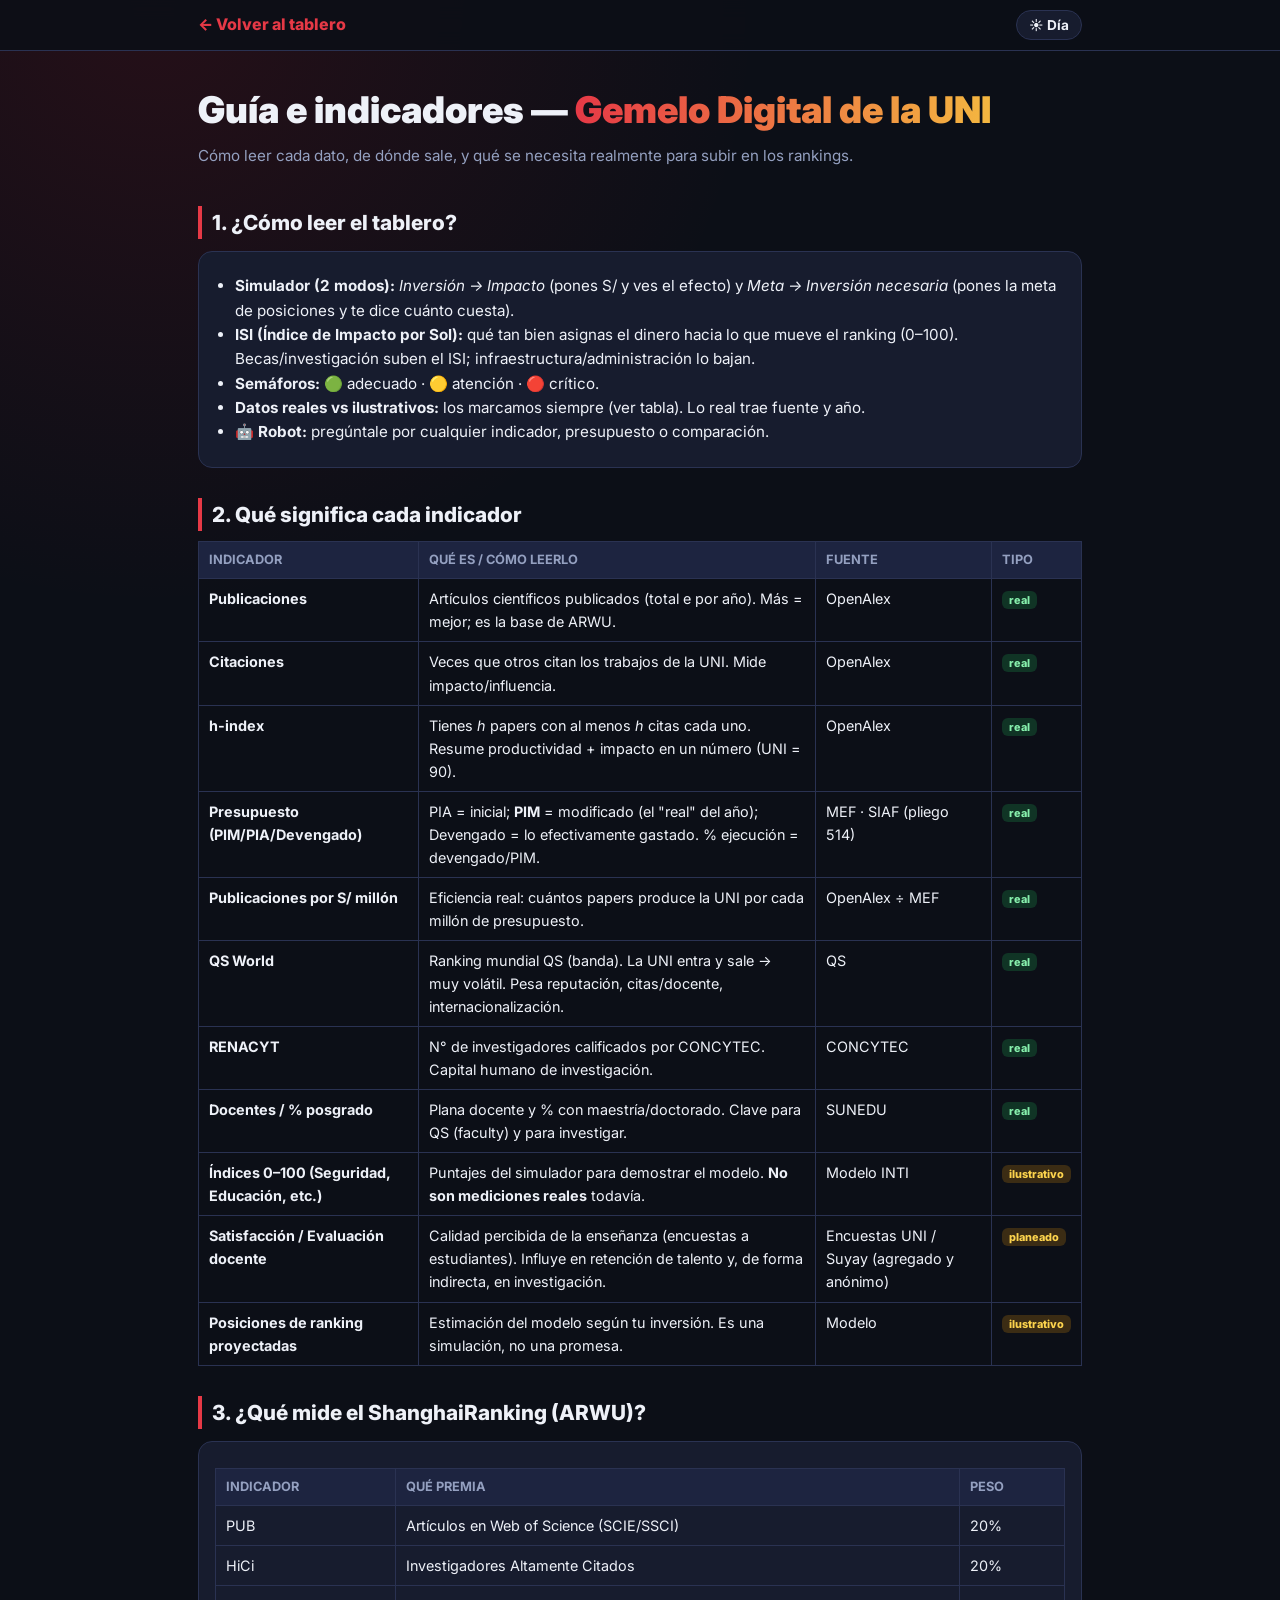
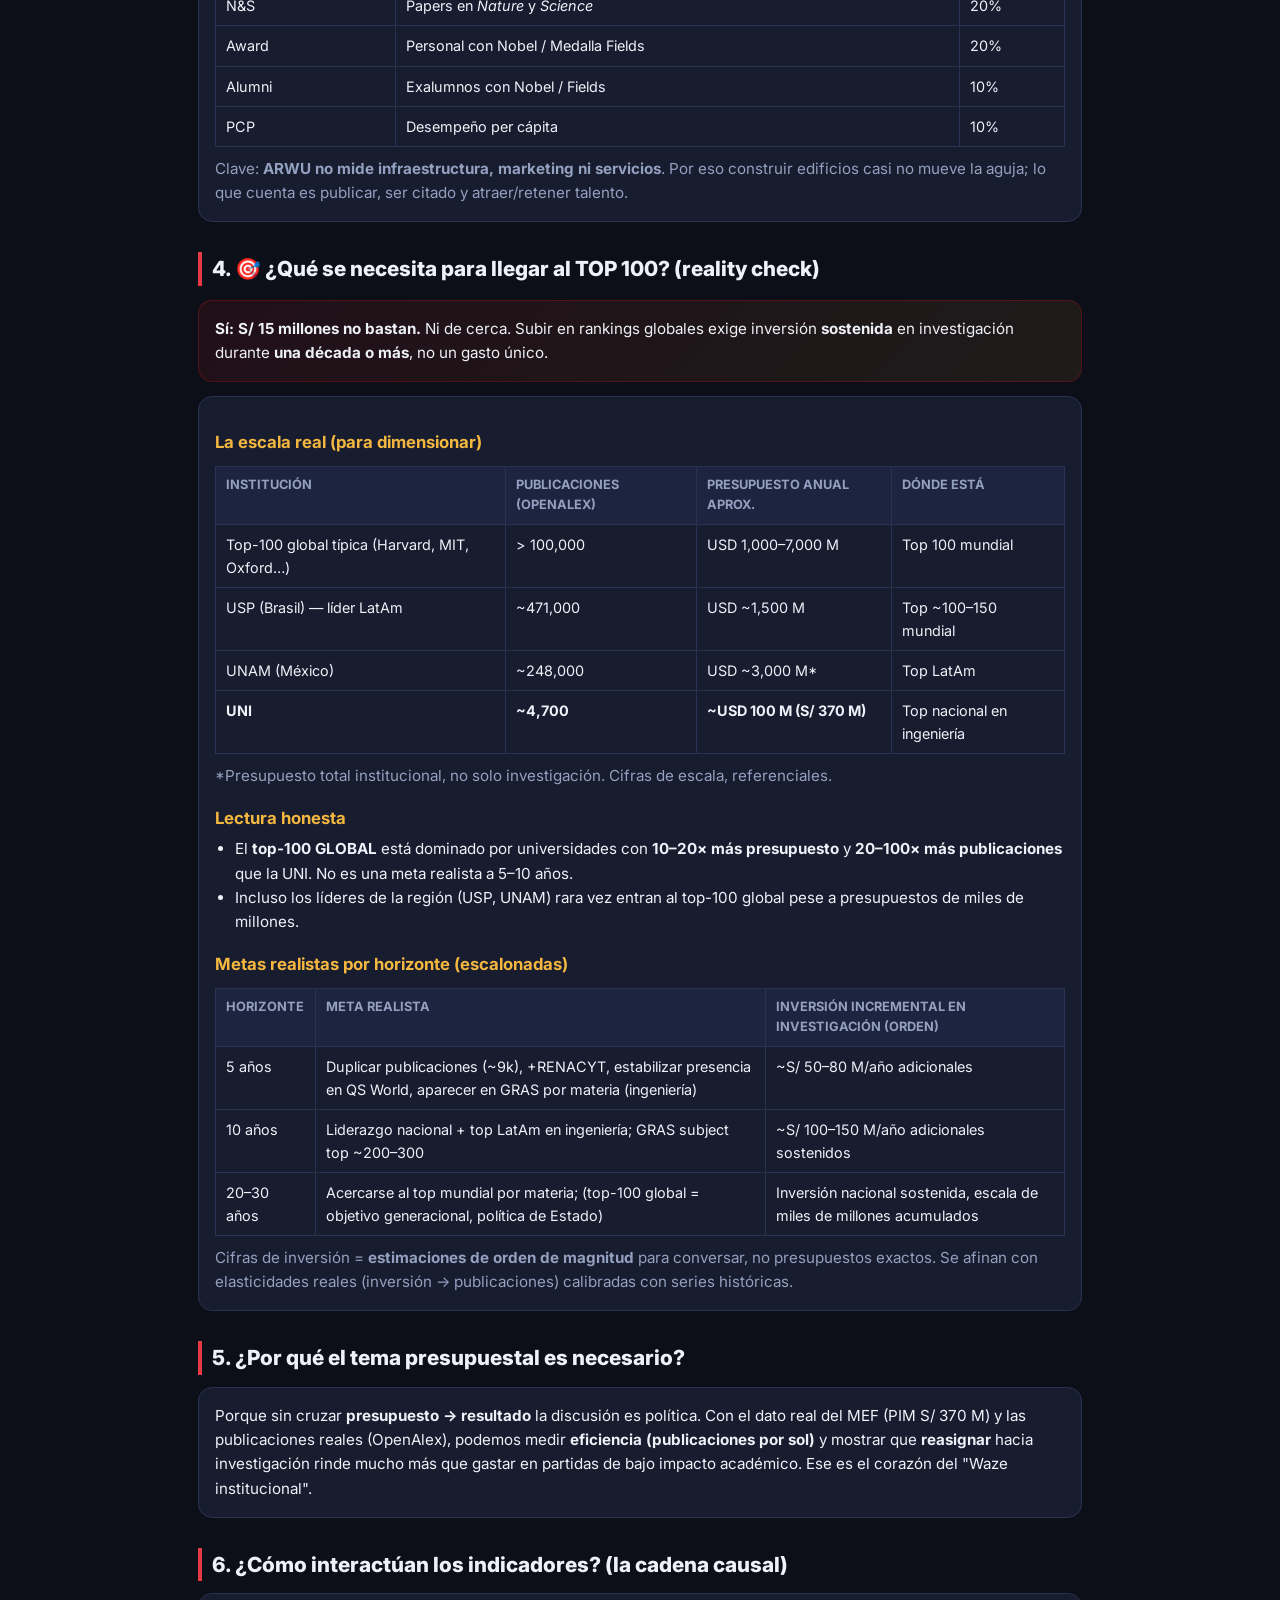
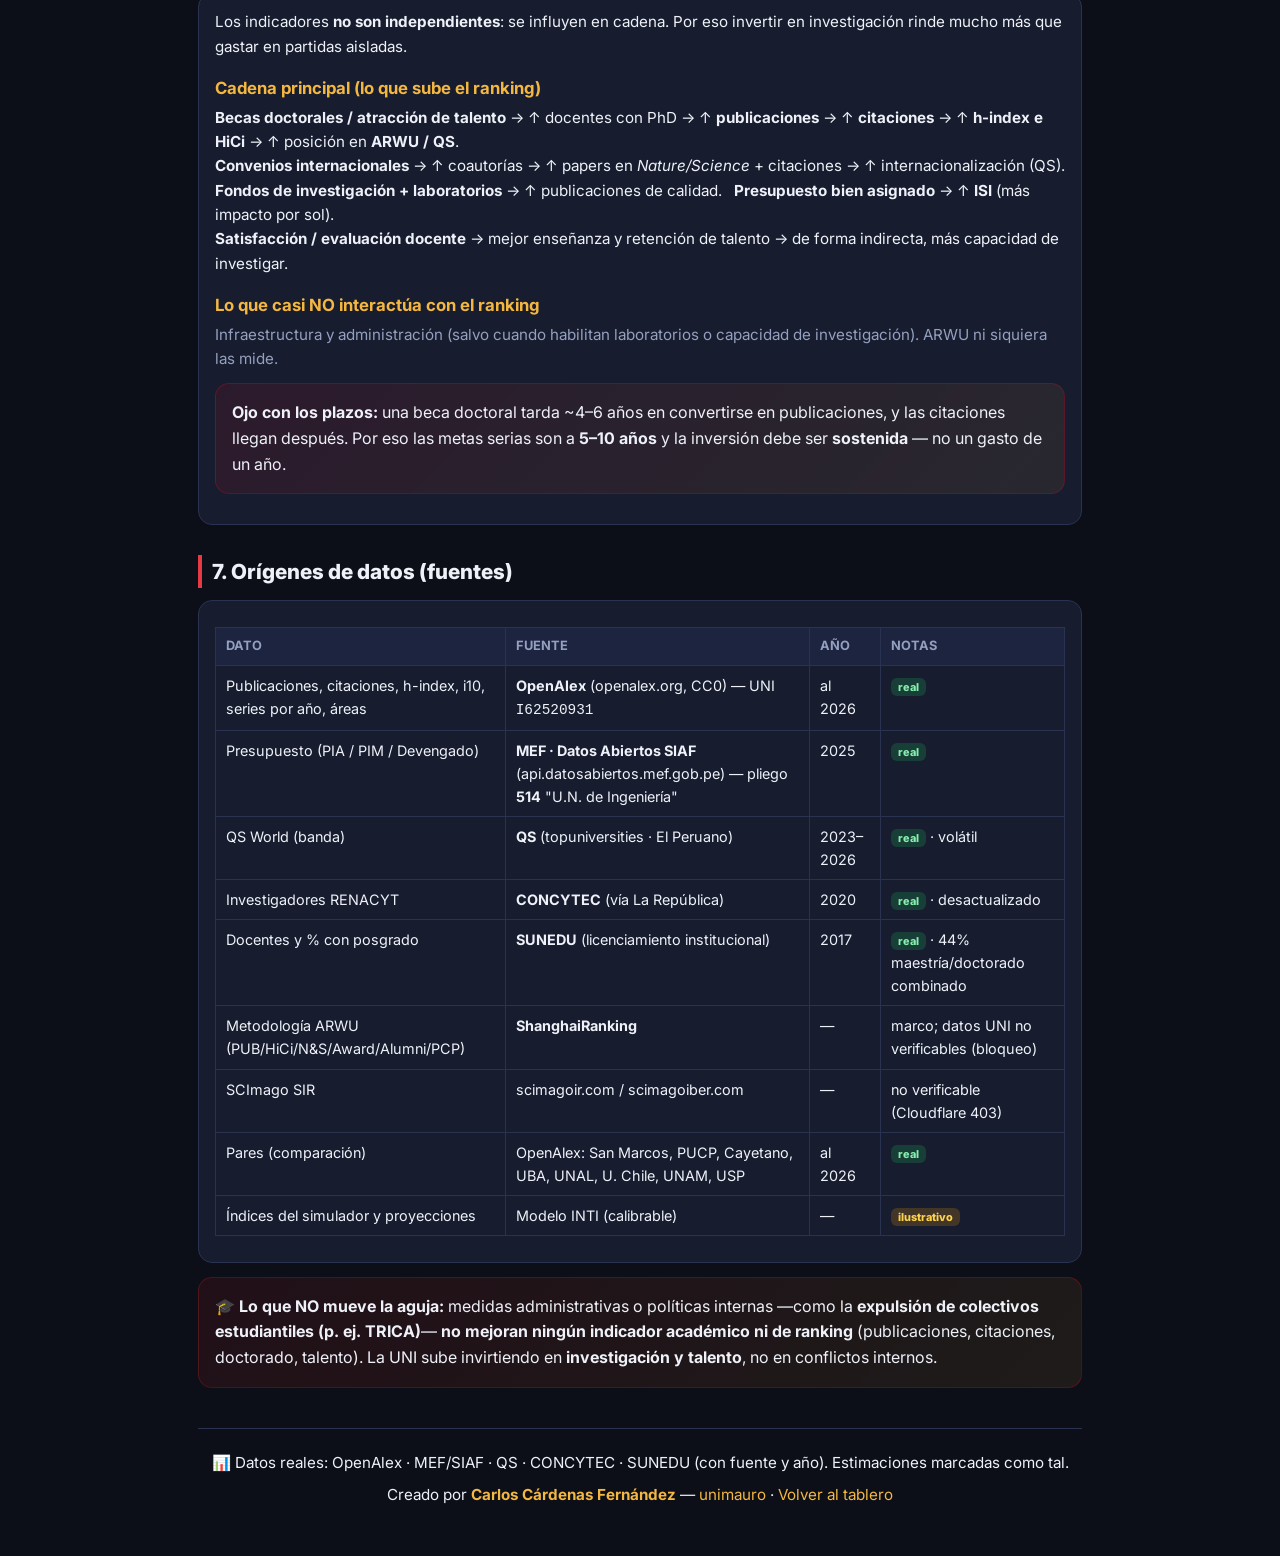
<file: faq.html>
<!DOCTYPE html>
<html lang="es">
<head>
<meta charset="UTF-8">
<meta name="viewport" content="width=device-width, initial-scale=1.0">
<title>Guía e indicadores — Gemelo Digital de la UNI</title>
<meta name="description" content="Cómo leer el Gemelo Digital de la UNI: qué significa cada indicador, sus fuentes, y qué se necesita realmente para subir al top de los rankings.">
<meta name="author" content="Carlos Cárdenas Fernández">
<meta name="robots" content="index, follow, max-image-preview:large">
<link rel="canonical" href="https://unimauro.github.io/gemelo-digital-uni/faq.html">
<meta property="og:type" content="article">
<meta property="og:title" content="Guía e indicadores — Hacia el Gemelo Digital de la UNI">
<meta property="og:description" content="Qué significa cada indicador, sus fuentes y qué se necesita de verdad para subir en los rankings.">
<meta property="og:url" content="https://unimauro.github.io/gemelo-digital-uni/faq.html">
<meta property="og:image" content="https://unimauro.github.io/gemelo-digital-uni/og-image.jpg">
<meta property="og:locale" content="es_PE">
<meta property="og:site_name" content="Hacia el Gemelo Digital de la UNI">
<meta name="twitter:card" content="summary_large_image">
<meta name="twitter:image" content="https://unimauro.github.io/gemelo-digital-uni/og-image.jpg">
<link rel="dns-prefetch" href="https://cdn.jsdelivr.net">
<link rel="preconnect" href="https://fonts.gstatic.com" crossorigin>
<script type="application/ld+json">
{"@context":"https://schema.org","@type":"FAQPage","mainEntity":[
{"@type":"Question","name":"¿Por qué la UNI no está en el top 100 mundial?","acceptedAnswer":{"@type":"Answer","text":"Porque los rankings como ShanghaiRanking/ARWU miden investigación (publicaciones, citaciones, premios, investigadores altamente citados), no infraestructura. La UNI tiene ~4,697 publicaciones históricas y h-index 90; las del top mundial superan los 800 de h-index y cientos de miles de publicaciones."}},
{"@type":"Question","name":"¿Cuánto invierte la UNI en investigación e I+D?","acceptedAnswer":{"@type":"Answer","text":"De su presupuesto de S/ 370.6M (2025, MEF/SIAF pliego 514), solo S/ 6.7M (1.8%) van al programa de Desarrollo de la Ciencia, Tecnología e Innovación."}},
{"@type":"Question","name":"¿Qué se necesita para que la UNI suba en los rankings?","acceptedAnswer":{"@type":"Answer","text":"Invertir en lo que los rankings miden: becas doctorales, fondos de investigación, convenios internacionales, laboratorios e investigadores altamente citados. La infraestructura y la administración casi no mueven el ranking."}},
{"@type":"Question","name":"¿La expulsión de TRICA mejora el nivel académico de la UNI?","acceptedAnswer":{"@type":"Answer","text":"No. Es un tema de gobernanza/orden interno y no contribuye a los indicadores académicos (publicaciones, citaciones, talento) que determinan la posición en los rankings."}}
]}
</script>
<link rel="icon" type="image/svg+xml" href="favicon.svg">
<link rel="preconnect" href="https://fonts.googleapis.com">
<link href="https://fonts.googleapis.com/css2?family=Inter:wght@400;500;600;700;800;900&display=swap" rel="stylesheet">
<style>
  :root{--bg:#0c0f17;--bg2:#121624;--card:#171c2e;--card2:#1d2440;--line:#2a3252;--txt:#eef1f8;--muted:#94a0c0;--muted2:#5f6c93;--uni:#c1121f;--uni2:#e63946;--gold:#f4b740;--verde:#22c55e;--ambar:#f59e0b;--rojo:#ef4444;}
  body[data-theme="light"]{--bg:#f3f5fa;--bg2:#fff;--card:#fff;--card2:#eef1f8;--line:#dfe4ee;--txt:#18202f;--muted:#5b6680;--muted2:#8a95ab;--gold:#b07400;}
  *{margin:0;padding:0;box-sizing:border-box;}
  body{font-family:'Inter',system-ui,sans-serif;background:var(--bg);color:var(--txt);line-height:1.6;
    background-image:radial-gradient(circle at 12% 0%,rgba(193,18,31,.14),transparent 42%);background-attachment:fixed;}
  .wrap{max-width:920px;margin:0 auto;padding:0 18px;}
  a{color:var(--gold);text-decoration:none;}
  .nav{position:sticky;top:0;z-index:30;background:rgba(12,15,23,.92);backdrop-filter:blur(10px);border-bottom:1px solid var(--line);}
  body[data-theme="light"] .nav{background:rgba(255,255,255,.92);}
  .nav .in{display:flex;gap:10px;align-items:center;max-width:920px;margin:0 auto;padding:10px 18px;}
  .nav a.back{color:var(--uni2);font-weight:800;}
  .nav .sp{margin-left:auto;}
  .nav button{background:var(--card);border:1px solid var(--line);color:var(--txt);border-radius:999px;padding:6px 12px;cursor:pointer;font-family:inherit;font-weight:700;font-size:.85rem;}
  header.h{padding:30px 0 8px;}
  header.h h1{font-size:clamp(1.6rem,4vw,2.3rem);font-weight:900;}
  header.h h1 .hl{background:linear-gradient(90deg,var(--uni2),var(--gold));-webkit-background-clip:text;background-clip:text;-webkit-text-fill-color:transparent;}
  header.h p{color:var(--muted);margin-top:4px;}
  h2{font-size:1.3rem;font-weight:800;margin:30px 0 6px;border-left:4px solid var(--uni2);padding-left:10px;}
  h3{font-size:1.05rem;margin:16px 0 4px;color:var(--gold);}
  p,li{color:var(--txt);font-size:.95rem;} .muted{color:var(--muted);}
  .card{background:var(--card);border:1px solid var(--line);border-radius:14px;padding:16px;margin:12px 0;}
  table{border-collapse:collapse;width:100%;font-size:.9rem;margin:10px 0;}
  th,td{border:1px solid var(--line);padding:8px 10px;text-align:left;vertical-align:top;}
  th{background:var(--card2);font-size:.8rem;text-transform:uppercase;color:var(--muted);}
  .tag{font-size:.68rem;font-weight:800;padding:2px 7px;border-radius:6px;}
  .real{background:rgba(34,197,94,.2);color:#86efac;} .ilus{background:rgba(245,158,11,.2);color:#fcd34d;}
  ul,ol{margin:6px 0 6px 20px;}
  .box{background:linear-gradient(135deg,rgba(193,18,31,.12),rgba(244,183,64,.08));border:1px solid rgba(193,18,31,.3);border-radius:14px;padding:16px;margin:14px 0;}
  footer{border-top:1px solid var(--line);margin-top:40px;padding:22px 0 50px;color:var(--muted2);font-size:.82rem;text-align:center;}
</style>
</head>
<body>
<nav class="nav"><div class="in">
  <a class="back" href="index.html">← Volver al tablero</a>
  <span class="sp"></span>
  <button onclick="tt()" id="tb">☀️ Día</button>
</div></nav>

<header class="h"><div class="wrap">
  <h1>Guía e indicadores — <span class="hl">Gemelo Digital de la UNI</span></h1>
  <p>Cómo leer cada dato, de dónde sale, y qué se necesita realmente para subir en los rankings.</p>
</div></header>

<div class="wrap">

  <h2>1. ¿Cómo leer el tablero?</h2>
  <div class="card">
    <ul>
      <li><b>Simulador (2 modos):</b> <i>Inversión → Impacto</i> (pones S/ y ves el efecto) y <i>Meta → Inversión necesaria</i> (pones la meta de posiciones y te dice cuánto cuesta).</li>
      <li><b>ISI (Índice de Impacto por Sol):</b> qué tan bien asignas el dinero hacia lo que mueve el ranking (0–100). Becas/investigación suben el ISI; infraestructura/administración lo bajan.</li>
      <li><b>Semáforos:</b> 🟢 adecuado · 🟡 atención · 🔴 crítico.</li>
      <li><b>Datos reales vs ilustrativos:</b> los marcamos siempre (ver tabla). Lo real trae fuente y año.</li>
      <li><b>🤖 Robot:</b> pregúntale por cualquier indicador, presupuesto o comparación.</li>
    </ul>
  </div>

  <h2>2. Qué significa cada indicador</h2>
  <table>
    <thead><tr><th>Indicador</th><th>Qué es / cómo leerlo</th><th>Fuente</th><th>Tipo</th></tr></thead>
    <tbody>
      <tr><td><b>Publicaciones</b></td><td>Artículos científicos publicados (total e por año). Más = mejor; es la base de ARWU.</td><td>OpenAlex</td><td><span class="tag real">real</span></td></tr>
      <tr><td><b>Citaciones</b></td><td>Veces que otros citan los trabajos de la UNI. Mide impacto/influencia.</td><td>OpenAlex</td><td><span class="tag real">real</span></td></tr>
      <tr><td><b>h-index</b></td><td>Tienes <i>h</i> papers con al menos <i>h</i> citas cada uno. Resume productividad + impacto en un número (UNI = 90).</td><td>OpenAlex</td><td><span class="tag real">real</span></td></tr>
      <tr><td><b>Presupuesto (PIM/PIA/Devengado)</b></td><td>PIA = inicial; <b>PIM</b> = modificado (el "real" del año); Devengado = lo efectivamente gastado. % ejecución = devengado/PIM.</td><td>MEF · SIAF (pliego 514)</td><td><span class="tag real">real</span></td></tr>
      <tr><td><b>Publicaciones por S/ millón</b></td><td>Eficiencia real: cuántos papers produce la UNI por cada millón de presupuesto.</td><td>OpenAlex ÷ MEF</td><td><span class="tag real">real</span></td></tr>
      <tr><td><b>QS World</b></td><td>Ranking mundial QS (banda). La UNI entra y sale → muy volátil. Pesa reputación, citas/docente, internacionalización.</td><td>QS</td><td><span class="tag real">real</span></td></tr>
      <tr><td><b>RENACYT</b></td><td>N° de investigadores calificados por CONCYTEC. Capital humano de investigación.</td><td>CONCYTEC</td><td><span class="tag real">real</span></td></tr>
      <tr><td><b>Docentes / % posgrado</b></td><td>Plana docente y % con maestría/doctorado. Clave para QS (faculty) y para investigar.</td><td>SUNEDU</td><td><span class="tag real">real</span></td></tr>
      <tr><td><b>Índices 0–100 (Seguridad, Educación, etc.)</b></td><td>Puntajes del simulador para demostrar el modelo. <b>No son mediciones reales</b> todavía.</td><td>Modelo INTI</td><td><span class="tag ilus">ilustrativo</span></td></tr>
      <tr><td><b>Satisfacción / Evaluación docente</b></td><td>Calidad percibida de la enseñanza (encuestas a estudiantes). Influye en retención de talento y, de forma indirecta, en investigación.</td><td>Encuestas UNI / Suyay (agregado y anónimo)</td><td><span class="tag ilus">planeado</span></td></tr>
      <tr><td><b>Posiciones de ranking proyectadas</b></td><td>Estimación del modelo según tu inversión. Es una simulación, no una promesa.</td><td>Modelo</td><td><span class="tag ilus">ilustrativo</span></td></tr>
    </tbody>
  </table>

  <h2>3. ¿Qué mide el ShanghaiRanking (ARWU)?</h2>
  <div class="card">
    <table>
      <thead><tr><th>Indicador</th><th>Qué premia</th><th>Peso</th></tr></thead>
      <tbody>
        <tr><td>PUB</td><td>Artículos en Web of Science (SCIE/SSCI)</td><td>20%</td></tr>
        <tr><td>HiCi</td><td>Investigadores Altamente Citados</td><td>20%</td></tr>
        <tr><td>N&amp;S</td><td>Papers en <i>Nature</i> y <i>Science</i></td><td>20%</td></tr>
        <tr><td>Award</td><td>Personal con Nobel / Medalla Fields</td><td>20%</td></tr>
        <tr><td>Alumni</td><td>Exalumnos con Nobel / Fields</td><td>10%</td></tr>
        <tr><td>PCP</td><td>Desempeño per cápita</td><td>10%</td></tr>
      </tbody>
    </table>
    <p class="muted">Clave: <b>ARWU no mide infraestructura, marketing ni servicios</b>. Por eso construir edificios casi no mueve la aguja; lo que cuenta es publicar, ser citado y atraer/retener talento.</p>
  </div>

  <h2>4. 🎯 ¿Qué se necesita para llegar al TOP 100? (reality check)</h2>
  <div class="box">
    <p><b>Sí: S/ 15 millones no bastan.</b> Ni de cerca. Subir en rankings globales exige inversión <b>sostenida</b> en investigación durante <b>una década o más</b>, no un gasto único.</p>
  </div>
  <div class="card">
    <h3>La escala real (para dimensionar)</h3>
    <table>
      <thead><tr><th>Institución</th><th>Publicaciones (OpenAlex)</th><th>Presupuesto anual aprox.</th><th>Dónde está</th></tr></thead>
      <tbody>
        <tr><td>Top-100 global típica (Harvard, MIT, Oxford…)</td><td>&gt; 100,000</td><td>USD 1,000–7,000 M</td><td>Top 100 mundial</td></tr>
        <tr><td>USP (Brasil) — líder LatAm</td><td>~471,000</td><td>USD ~1,500 M</td><td>Top ~100–150 mundial</td></tr>
        <tr><td>UNAM (México)</td><td>~248,000</td><td>USD ~3,000 M*</td><td>Top LatAm</td></tr>
        <tr><td><b>UNI</b></td><td><b>~4,700</b></td><td><b>~USD 100 M (S/ 370 M)</b></td><td>Top nacional en ingeniería</td></tr>
      </tbody>
    </table>
    <p class="muted">*Presupuesto total institucional, no solo investigación. Cifras de escala, referenciales.</p>
    <h3>Lectura honesta</h3>
    <ul>
      <li>El <b>top-100 GLOBAL</b> está dominado por universidades con <b>10–20× más presupuesto</b> y <b>20–100× más publicaciones</b> que la UNI. No es una meta realista a 5–10 años.</li>
      <li>Incluso los líderes de la región (USP, UNAM) rara vez entran al top-100 global pese a presupuestos de miles de millones.</li>
    </ul>
    <h3>Metas realistas por horizonte (escalonadas)</h3>
    <table>
      <thead><tr><th>Horizonte</th><th>Meta realista</th><th>Inversión incremental en investigación (orden)</th></tr></thead>
      <tbody>
        <tr><td>5 años</td><td>Duplicar publicaciones (~9k), +RENACYT, estabilizar presencia en QS World, aparecer en GRAS por materia (ingeniería)</td><td>~S/ 50–80 M/año adicionales</td></tr>
        <tr><td>10 años</td><td>Liderazgo nacional + top LatAm en ingeniería; GRAS subject top ~200–300</td><td>~S/ 100–150 M/año adicionales sostenidos</td></tr>
        <tr><td>20–30 años</td><td>Acercarse al top mundial por materia; (top-100 global = objetivo generacional, política de Estado)</td><td>Inversión nacional sostenida, escala de miles de millones acumulados</td></tr>
      </tbody>
    </table>
    <p class="muted">Cifras de inversión = <b>estimaciones de orden de magnitud</b> para conversar, no presupuestos exactos. Se afinan con elasticidades reales (inversión → publicaciones) calibradas con series históricas.</p>
  </div>

  <h2>5. ¿Por qué el tema presupuestal es necesario?</h2>
  <div class="card">
    <p>Porque sin cruzar <b>presupuesto → resultado</b> la discusión es política. Con el dato real del MEF (PIM S/ 370 M) y las publicaciones reales (OpenAlex), podemos medir <b>eficiencia (publicaciones por sol)</b> y mostrar que <b>reasignar</b> hacia investigación rinde mucho más que gastar en partidas de bajo impacto académico. Ese es el corazón del "Waze institucional".</p>
  </div>

  <h2>6. ¿Cómo interactúan los indicadores? (la cadena causal)</h2>
  <div class="card">
    <p>Los indicadores <b>no son independientes</b>: se influyen en cadena. Por eso invertir en investigación rinde mucho más que gastar en partidas aisladas.</p>
    <h3>Cadena principal (lo que sube el ranking)</h3>
    <p style="font-size:.95rem"><b>Becas doctorales / atracción de talento</b> → ↑ docentes con PhD → ↑ <b>publicaciones</b> → ↑ <b>citaciones</b> → ↑ <b>h-index e HiCi</b> → ↑ posición en <b>ARWU / QS</b>.</p>
    <p style="font-size:.95rem"><b>Convenios internacionales</b> → ↑ coautorías → ↑ papers en <i>Nature/Science</i> + citaciones → ↑ internacionalización (QS).</p>
    <p style="font-size:.95rem"><b>Fondos de investigación + laboratorios</b> → ↑ publicaciones de calidad. &nbsp; <b>Presupuesto bien asignado</b> → ↑ <b>ISI</b> (más impacto por sol).</p>
    <p style="font-size:.95rem"><b>Satisfacción / evaluación docente</b> → mejor enseñanza y retención de talento → de forma indirecta, más capacidad de investigar.</p>
    <h3>Lo que casi NO interactúa con el ranking</h3>
    <p class="muted">Infraestructura y administración (salvo cuando habilitan laboratorios o capacidad de investigación). ARWU ni siquiera las mide.</p>
    <div class="box" style="margin-top:12px"><b>Ojo con los plazos:</b> una beca doctoral tarda ~4–6 años en convertirse en publicaciones, y las citaciones llegan después. Por eso las metas serias son a <b>5–10 años</b> y la inversión debe ser <b>sostenida</b> — no un gasto de un año.</div>
  </div>

  <h2>7. Orígenes de datos (fuentes)</h2>
  <div class="card"><table>
    <thead><tr><th>Dato</th><th>Fuente</th><th>Año</th><th>Notas</th></tr></thead>
    <tbody>
      <tr><td>Publicaciones, citaciones, h-index, i10, series por año, áreas</td><td><b>OpenAlex</b> (openalex.org, CC0) — UNI <code>I62520931</code></td><td>al 2026</td><td><span class="tag real">real</span></td></tr>
      <tr><td>Presupuesto (PIA / PIM / Devengado)</td><td><b>MEF · Datos Abiertos SIAF</b> (api.datosabiertos.mef.gob.pe) — pliego <b>514</b> "U.N. de Ingeniería"</td><td>2025</td><td><span class="tag real">real</span></td></tr>
      <tr><td>QS World (banda)</td><td><b>QS</b> (topuniversities · El Peruano)</td><td>2023–2026</td><td><span class="tag real">real</span> · volátil</td></tr>
      <tr><td>Investigadores RENACYT</td><td><b>CONCYTEC</b> (vía La República)</td><td>2020</td><td><span class="tag real">real</span> · desactualizado</td></tr>
      <tr><td>Docentes y % con posgrado</td><td><b>SUNEDU</b> (licenciamiento institucional)</td><td>2017</td><td><span class="tag real">real</span> · 44% maestría/doctorado combinado</td></tr>
      <tr><td>Metodología ARWU (PUB/HiCi/N&amp;S/Award/Alumni/PCP)</td><td><b>ShanghaiRanking</b></td><td>—</td><td>marco; datos UNI no verificables (bloqueo)</td></tr>
      <tr><td>SCImago SIR</td><td>scimagoir.com / scimagoiber.com</td><td>—</td><td>no verificable (Cloudflare 403)</td></tr>
      <tr><td>Pares (comparación)</td><td>OpenAlex: San Marcos, PUCP, Cayetano, UBA, UNAL, U. Chile, UNAM, USP</td><td>al 2026</td><td><span class="tag real">real</span></td></tr>
      <tr><td>Índices del simulador y proyecciones</td><td>Modelo INTI (calibrable)</td><td>—</td><td><span class="tag ilus">ilustrativo</span></td></tr>
    </tbody></table></div>
  <div class="box" style="margin-top:14px"><b>🎓 Lo que NO mueve la aguja:</b> medidas administrativas o políticas internas —como la <b>expulsión de colectivos estudiantiles (p. ej. TRICA)</b>— <b>no mejoran ningún indicador académico ni de ranking</b> (publicaciones, citaciones, doctorado, talento). La UNI sube invirtiendo en <b>investigación y talento</b>, no en conflictos internos.</div>

  <footer>
    <p>📊 Datos reales: OpenAlex · MEF/SIAF · QS · CONCYTEC · SUNEDU (con fuente y año). Estimaciones marcadas como tal.</p>
    <p style="margin-top:8px">Creado por <b><a href="https://unimauro.github.io/">Carlos Cárdenas Fernández</a></b> — <a href="https://github.com/unimauro">unimauro</a> · <a href="index.html">Volver al tablero</a></p>
  </footer>
</div>
<script>
function applyT(t){document.body.dataset.theme=t;var b=document.getElementById('tb');if(b)b.textContent=t==='light'?'🌙 Noche':'☀️ Día';}
function tt(){var t=document.body.dataset.theme==='light'?'dark':'light';applyT(t);try{localStorage.setItem('uni_theme',t);}catch(e){}}
(function(){var t='dark';try{t=localStorage.getItem('uni_theme')||'dark';}catch(e){}applyT(t);})();
</script>
</body>
</html>
</file>
